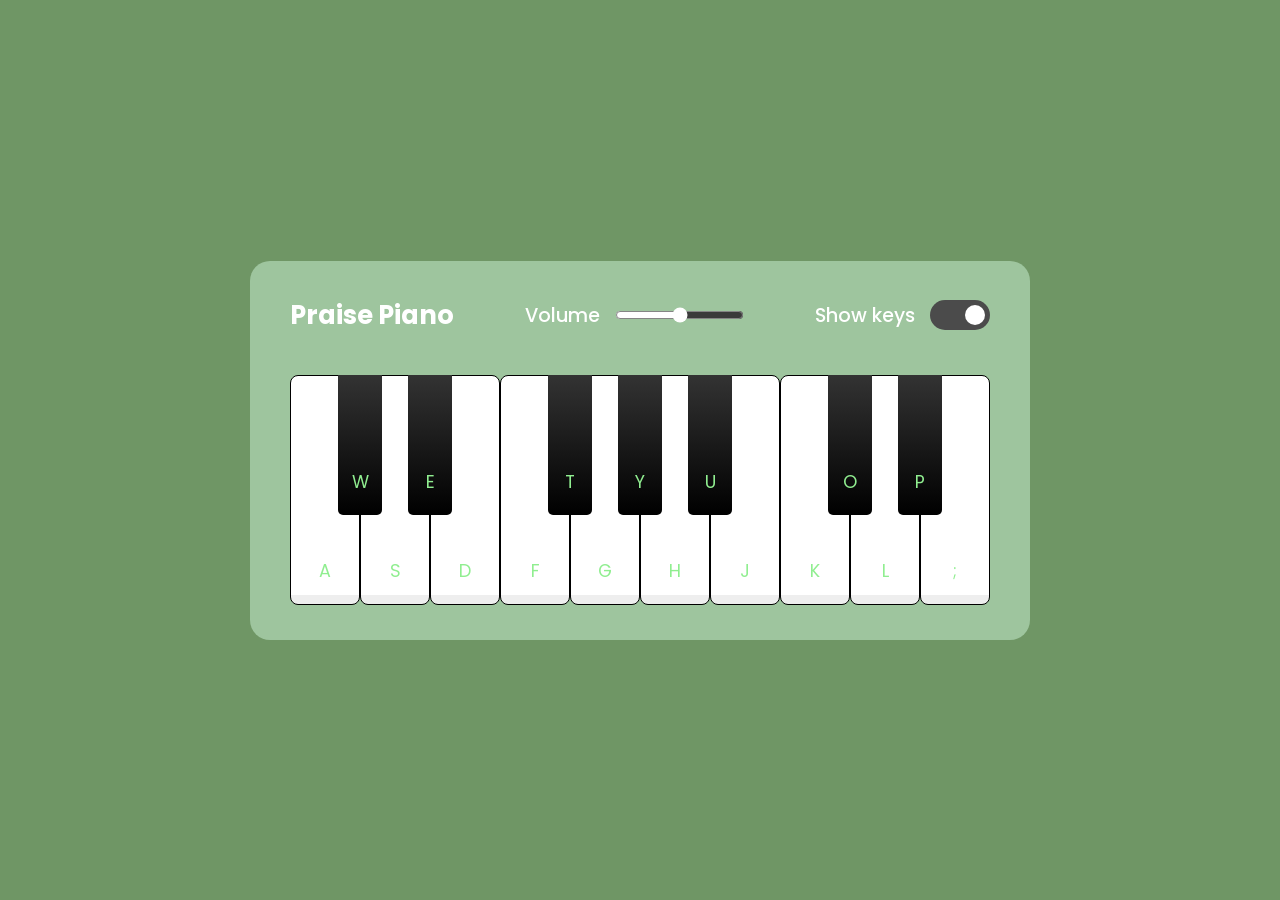
<file: index.html>
<!DOCTYPE html>
<html lang="en">
<head>
    <meta charset="UTF-8">
    <meta name="viewport" content="width=device-width, initial-scale=1.0">
    <title>Praise Piano</title>
    <link rel="stylesheet" href="homework.css">
</head>
<body>
    <div class="wrapper">
        <header>
           <h2>Praise Piano</h2>
           <div class="column volume-slider">
            <span>Volume</span><input type="range" min="0" max="1" value="0.5" step="any">

           </div>

           <div class="column keys-checkbox">
            <span>Show keys</span><input type="checkbox"checked>
           </div>
        </header>
        <ul class="piano-keys">
            <li class="key white" data-key="a"><span>a</span></li>
            <li class="key black" data-key="w"><span>w</span></li>
            <li class="key white" data-key="s"><span>s</span></li>
            <li class="key black" data-key="e"><span>e</span></li>
            <li class="key white" data-key="d"><span>d</span></li>
            <li class="key white" data-key="f"><span>f</span></li>
            <li class="key black" data-key="t"><span>t</span></li>
            <li class="key white" data-key="g"><span>g</span></li>
            <li class="key black" data-key="y"><span>y</span></li>
            <li class="key white" data-key="h"><span>h</span></li>
            <li class="key black" data-key="u"><span>u</span></li>
            <li class="key white" data-key="j"><span>j</span></li>
            <li class="key white" data-key="k"><span>k</span></li>
            <li class="key black" data-key="o"><span>o</span></li>
            <li class="key white" data-key="l"><span>l</span></li>
            <li class="key black" data-key="p"><span>p</span></li>
            <li class="key white" data-key=";"><span>;</span></li>
        </ul>

    </div>

    <script src="homework.js"></script>
    
</body>
</html>
</file>
<file: homework.css>
@import url('https://fonts.googleapis.com/css2?family=Poppins:wght@100;200;300;400;500;600;700;800;900&display=swap');
*{
    margin: 0;
    padding: 0;
    box-sizing: border-box;
    font-family:'Poppins', sans-serif ;

}
body{
    display: flex;
    align-items: center;
    justify-content: center;
    min-height: 100vh;
    background: #6f9665;
    padding: 0 10px;
}
.wrapper{
    border-radius: 20px;
    background: rgb(158, 197, 158);
    padding: 35px 40px;
}
.wrapper header{
    color:#fff;
    display: flex;
    align-items: center;
    justify-content: space-between;
}
header h2{
    font-size: 1.6rem;
}
header .column{
    display: flex;
    align-items: center;
}
header .column span{
    font-weight: 500;
    margin-right: 15px;
    font-size: 1.2rem;

}
.volume-slider input{
    outline: none;
    accent-color: #fff;

}
.keys-checkbox input{
    width: 60px;
    height: 30px;
    border-radius: 30px;
    cursor: pointer;
    appearance: none;
    background: #4b4b4b;
    position: relative;

}
.keys-checkbox input::before{
    content: "";
    position: absolute;
    background: #8c8c8c;
    height: 20px;
    width: 20px;
    border-radius: inherit;
    top: 50%;
    left: 5px;
    transform: translateY(-50%);
    transition: all 0.3s ease;
    
}
.keys-checkbox input:checked::before{
    left: 35px;
    background: #fff;

}
.piano-keys{
    display: flex;
    margin-top: 40px;
}
.piano-keys .key{
    cursor: pointer;
    list-style:none;
    color: lightgreen;
    text-transform: uppercase;
    position: relative;
    user-select: none

}
.piano-keys .black{
    width: 44px;
    height: 140px;
    z-index: 2;
    margin: 0 -22px 0 -22px;
    border-radius: 0 0 5px 5px;
    background: linear-gradient(#333, #000);
}
.piano-keys .black.active{
    box-shadow: inset -5px 5px 10px rgba(255, 255, 255, 0.1);
    background: linear-gradient(to bottom, #000,#434343);
    
}
.piano-keys .white{
    height: 230px;
    width: 70px;
    border-radius: 8px;
    border: 1px solid #000;
    background: linear-gradient(#fff 96%,#eee 4%);
}
.piano-keys .white.active{
    box-shadow: inset -5px 5px 20px rgba(0, 0, 0, 0.2);
    background: linear-gradient(to bottom, #fff 0%,#eee 100%);
}
.piano-keys span{
    position: absolute;
    bottom: 20px;
    width: 100%;
    text-align: center;
    font-size: 1.1rem;
}
.piano-keys .key.hide span{
    display: none;

}
</file>
